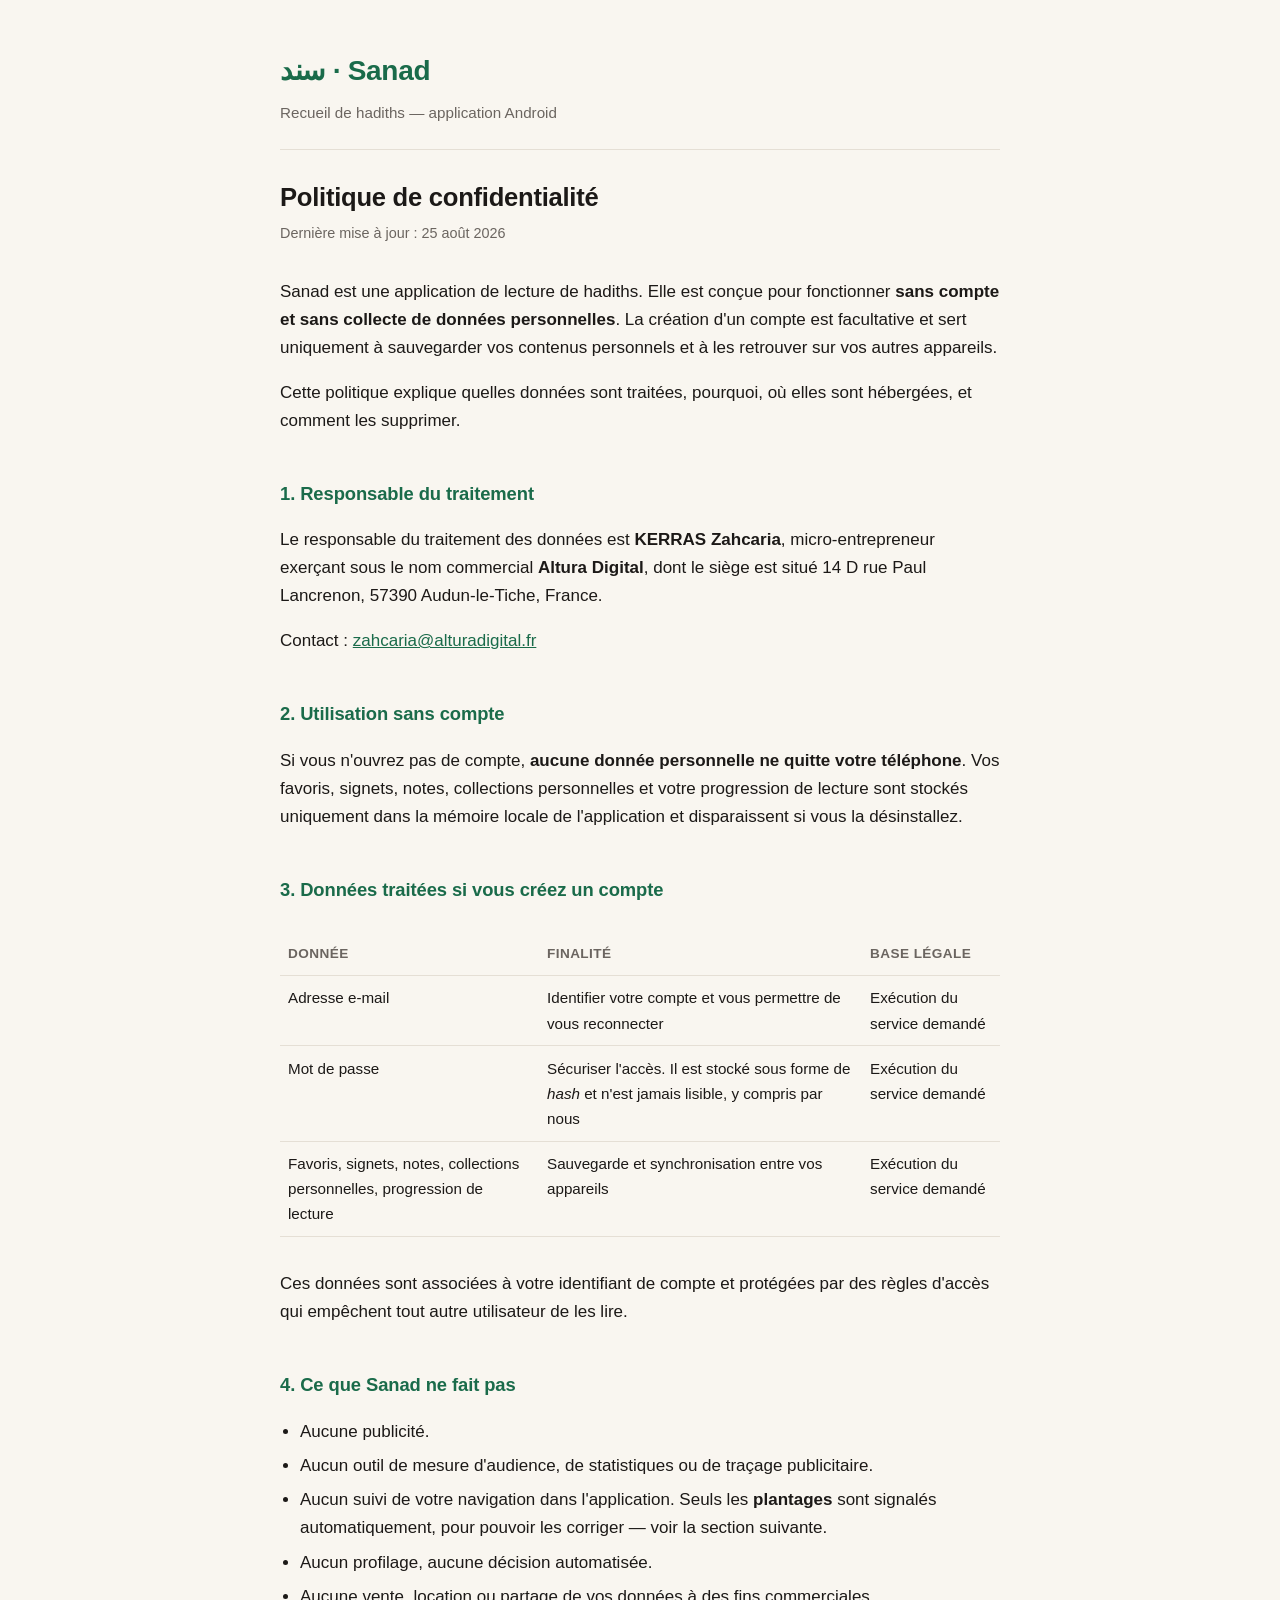
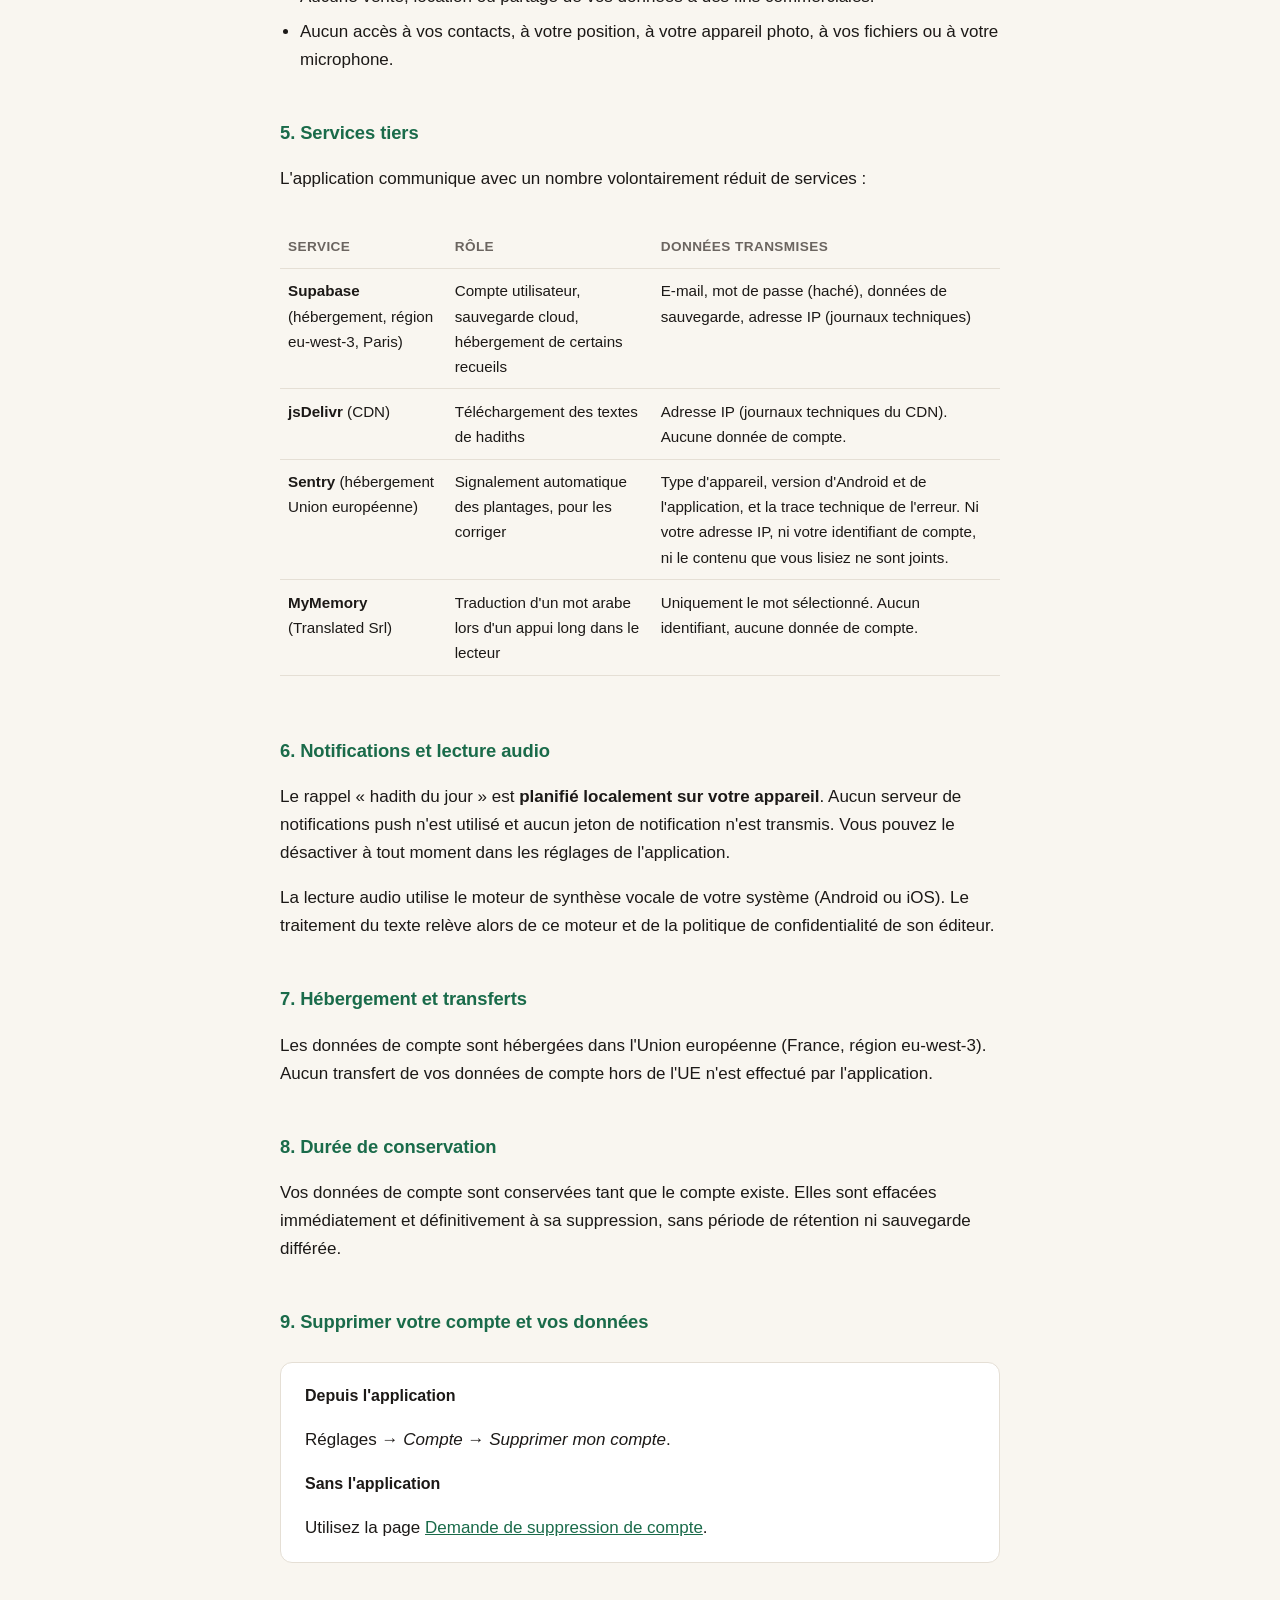
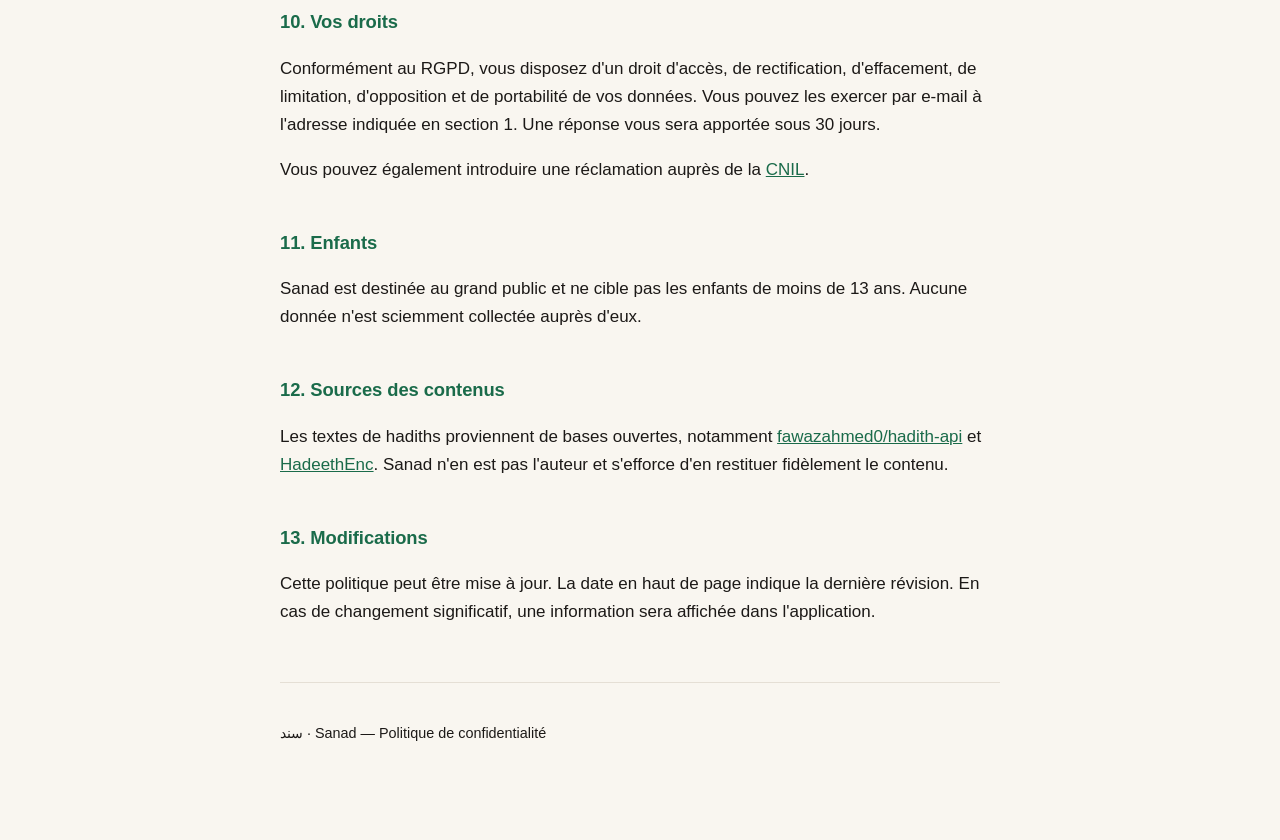
<file: index.html>
<!doctype html>
<html lang="fr">
<head>
<meta charset="utf-8">
<meta name="viewport" content="width=device-width, initial-scale=1">
<title>Politique de confidentialité — Sanad</title>
<link rel="stylesheet" href="style.css">
</head>
<body>
<div class="wrap">

<header>
  <p class="brand">سند · Sanad</p>
  <p class="tagline">Recueil de hadiths — application Android</p>
</header>

<h1>Politique de confidentialité</h1>
<p class="updated">Dernière mise à jour : 25 août 2026</p>

<p>
  Sanad est une application de lecture de hadiths. Elle est conçue pour
  fonctionner <strong>sans compte et sans collecte de données personnelles</strong>.
  La création d'un compte est facultative et sert uniquement à sauvegarder vos
  contenus personnels et à les retrouver sur vos autres appareils.
</p>

<p>
  Cette politique explique quelles données sont traitées, pourquoi, où elles
  sont hébergées, et comment les supprimer.
</p>

<h2>1. Responsable du traitement</h2>
<p>
  Le responsable du traitement des données est <strong>KERRAS Zahcaria</strong>,
  micro-entrepreneur exerçant sous le nom commercial <strong>Altura Digital</strong>,
  dont le siège est situé 14 D rue Paul Lancrenon, 57390 Audun-le-Tiche, France.
</p>
<p>
  Contact : <a href="mailto:zahcaria@alturadigital.fr">zahcaria@alturadigital.fr</a>
</p>

<h2>2. Utilisation sans compte</h2>
<p>
  Si vous n'ouvrez pas de compte, <strong>aucune donnée personnelle ne quitte
  votre téléphone</strong>. Vos favoris, signets, notes, collections
  personnelles et votre progression de lecture sont stockés uniquement dans la
  mémoire locale de l'application et disparaissent si vous la désinstallez.
</p>

<h2>3. Données traitées si vous créez un compte</h2>
<div class="table-scroll">
<table>
  <thead>
    <tr><th>Donnée</th><th>Finalité</th><th>Base légale</th></tr>
  </thead>
  <tbody>
    <tr>
      <td>Adresse e-mail</td>
      <td>Identifier votre compte et vous permettre de vous reconnecter</td>
      <td>Exécution du service demandé</td>
    </tr>
    <tr>
      <td>Mot de passe</td>
      <td>Sécuriser l'accès. Il est stocké sous forme de <em>hash</em> et n'est jamais lisible, y compris par nous</td>
      <td>Exécution du service demandé</td>
    </tr>
    <tr>
      <td>Favoris, signets, notes, collections personnelles, progression de lecture</td>
      <td>Sauvegarde et synchronisation entre vos appareils</td>
      <td>Exécution du service demandé</td>
    </tr>
  </tbody>
</table>
</div>
<p>
  Ces données sont associées à votre identifiant de compte et protégées par des
  règles d'accès qui empêchent tout autre utilisateur de les lire.
</p>

<h2>4. Ce que Sanad ne fait pas</h2>
<ul>
  <li>Aucune publicité.</li>
  <li>Aucun outil de mesure d'audience, de statistiques ou de traçage publicitaire.</li>
  <li>
    Aucun suivi de votre navigation dans l'application. Seuls les
    <strong>plantages</strong> sont signalés automatiquement, pour pouvoir les
    corriger — voir la section suivante.
  </li>
  <li>Aucun profilage, aucune décision automatisée.</li>
  <li>Aucune vente, location ou partage de vos données à des fins commerciales.</li>
  <li>Aucun accès à vos contacts, à votre position, à votre appareil photo, à vos fichiers ou à votre microphone.</li>
</ul>

<h2>5. Services tiers</h2>
<p>L'application communique avec un nombre volontairement réduit de services :</p>
<div class="table-scroll">
<table>
  <thead>
    <tr><th>Service</th><th>Rôle</th><th>Données transmises</th></tr>
  </thead>
  <tbody>
    <tr>
      <td><strong>Supabase</strong> (hébergement, région eu-west-3, Paris)</td>
      <td>Compte utilisateur, sauvegarde cloud, hébergement de certains recueils</td>
      <td>E-mail, mot de passe (haché), données de sauvegarde, adresse IP (journaux techniques)</td>
    </tr>
    <tr>
      <td><strong>jsDelivr</strong> (CDN)</td>
      <td>Téléchargement des textes de hadiths</td>
      <td>Adresse IP (journaux techniques du CDN). Aucune donnée de compte.</td>
    </tr>
    <tr>
      <td><strong>Sentry</strong> (hébergement Union européenne)</td>
      <td>Signalement automatique des plantages, pour les corriger</td>
      <td>
        Type d'appareil, version d'Android et de l'application, et la trace
        technique de l'erreur. Ni votre adresse IP, ni votre identifiant de
        compte, ni le contenu que vous lisiez ne sont joints.
      </td>
    </tr>
    <tr>
      <td><strong>MyMemory</strong> (Translated Srl)</td>
      <td>Traduction d'un mot arabe lors d'un appui long dans le lecteur</td>
      <td>Uniquement le mot sélectionné. Aucun identifiant, aucune donnée de compte.</td>
    </tr>
  </tbody>
</table>
</div>

<h2>6. Notifications et lecture audio</h2>
<p>
  Le rappel « hadith du jour » est <strong>planifié localement sur votre
  appareil</strong>. Aucun serveur de notifications push n'est utilisé et aucun
  jeton de notification n'est transmis. Vous pouvez le désactiver à tout moment
  dans les réglages de l'application.
</p>
<p>
  La lecture audio utilise le moteur de synthèse vocale de votre système
  (Android ou iOS). Le traitement du texte relève alors de ce moteur et de la
  politique de confidentialité de son éditeur.
</p>

<h2>7. Hébergement et transferts</h2>
<p>
  Les données de compte sont hébergées dans l'Union européenne (France, région
  eu-west-3). Aucun transfert de vos données de compte hors de l'UE n'est
  effectué par l'application.
</p>

<h2>8. Durée de conservation</h2>
<p>
  Vos données de compte sont conservées tant que le compte existe. Elles sont
  effacées immédiatement et définitivement à sa suppression, sans période de
  rétention ni sauvegarde différée.
</p>

<h2>9. Supprimer votre compte et vos données</h2>
<div class="card">
  <h3>Depuis l'application</h3>
  <p>Réglages → <em>Compte</em> → <em>Supprimer mon compte</em>.</p>
  <h3>Sans l'application</h3>
  <p style="margin-bottom:0">
    Utilisez la page
    <a href="suppression-compte.html">Demande de suppression de compte</a>.
  </p>
</div>

<h2>10. Vos droits</h2>
<p>
  Conformément au RGPD, vous disposez d'un droit d'accès, de rectification,
  d'effacement, de limitation, d'opposition et de portabilité de vos données.
  Vous pouvez les exercer par e-mail à l'adresse indiquée en section 1. Une
  réponse vous sera apportée sous 30 jours.
</p>
<p>
  Vous pouvez également introduire une réclamation auprès de la
  <a href="https://www.cnil.fr" rel="noopener">CNIL</a>.
</p>

<h2>11. Enfants</h2>
<p>
  Sanad est destinée au grand public et ne cible pas les enfants de moins de
  13 ans. Aucune donnée n'est sciemment collectée auprès d'eux.
</p>

<h2>12. Sources des contenus</h2>
<p>
  Les textes de hadiths proviennent de bases ouvertes, notamment
  <a href="https://github.com/fawazahmed0/hadith-api" rel="noopener">fawazahmed0/hadith-api</a>
  et <a href="https://hadeethenc.com" rel="noopener">HadeethEnc</a>. Sanad n'en
  est pas l'auteur et s'efforce d'en restituer fidèlement le contenu.
</p>

<h2>13. Modifications</h2>
<p>
  Cette politique peut être mise à jour. La date en haut de page indique la
  dernière révision. En cas de changement significatif, une information sera
  affichée dans l'application.
</p>

<footer>
  <p>سند · Sanad — Politique de confidentialité</p>
</footer>

</div>
</body>
</html>
</file>
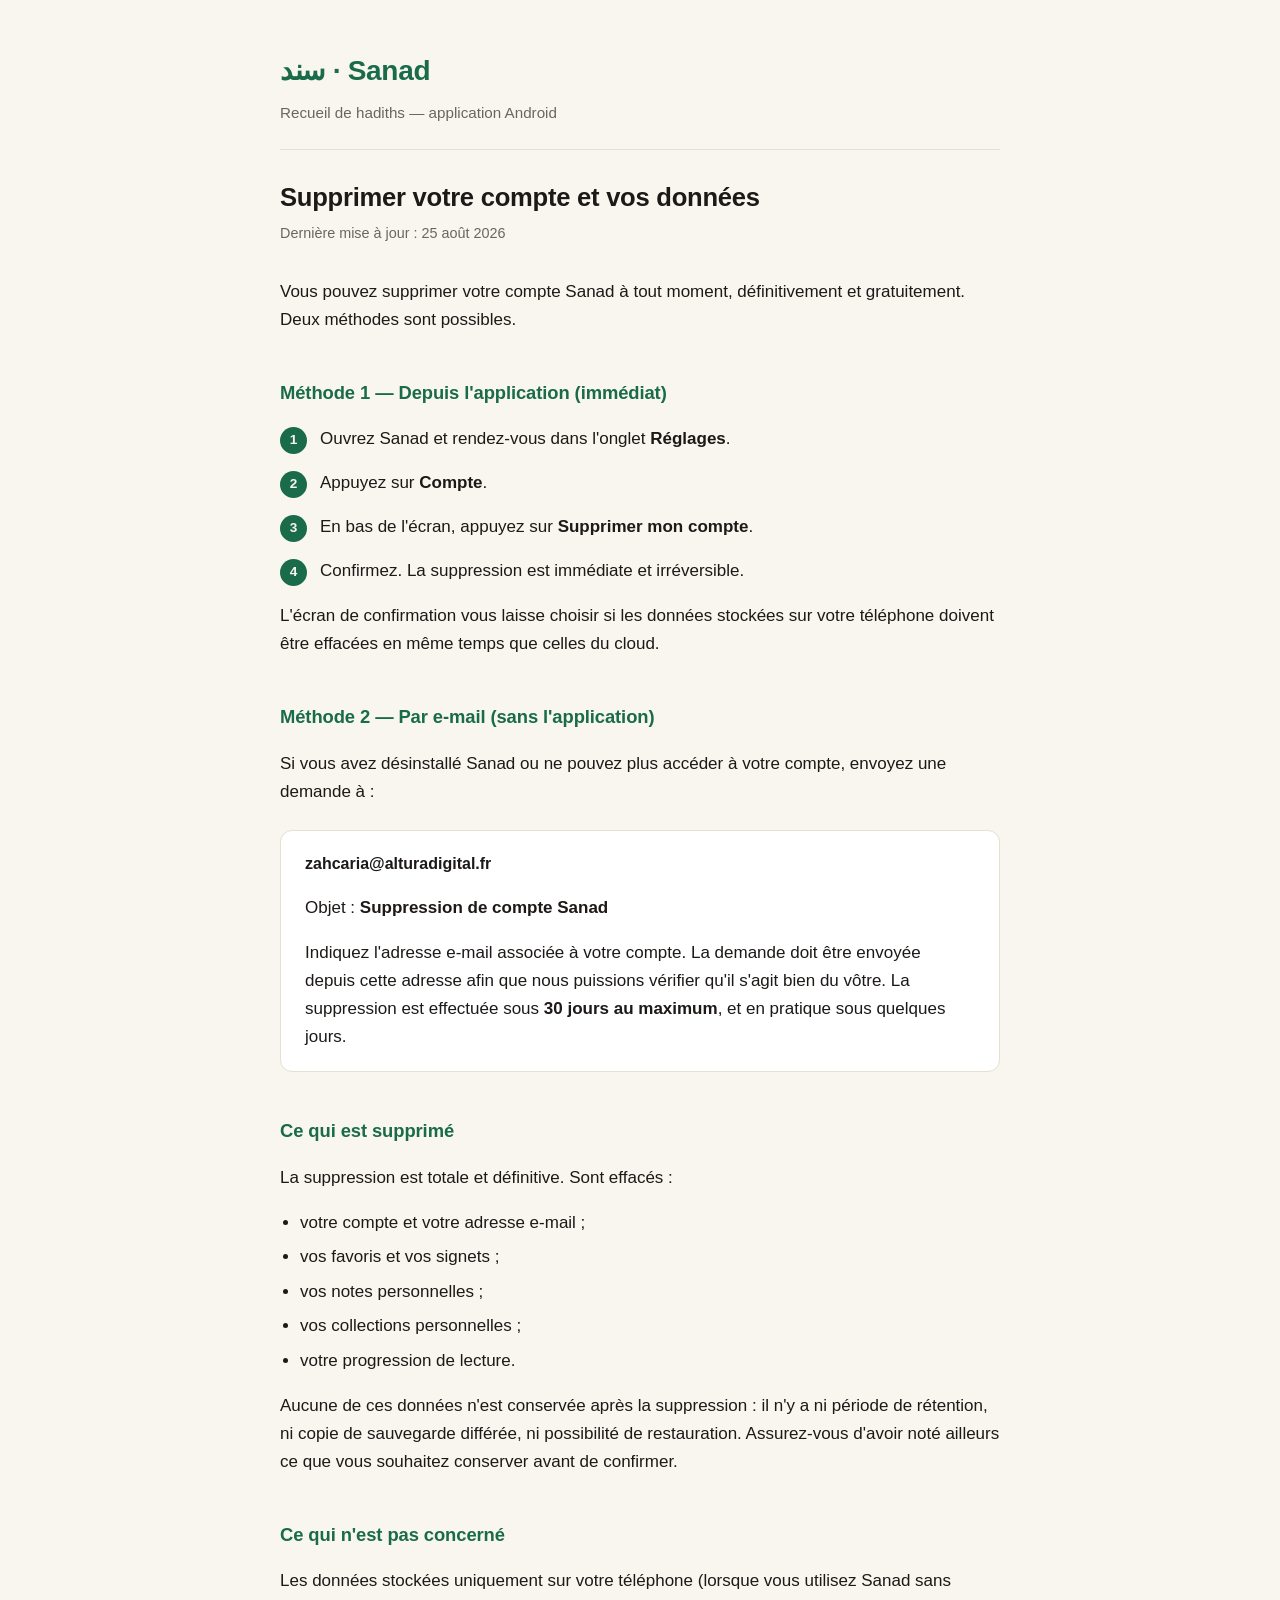
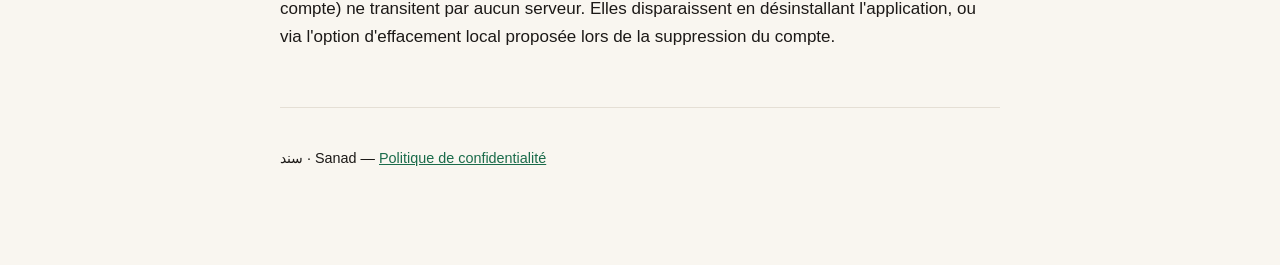
<file: suppression-compte.html>
<!doctype html>
<html lang="fr">
<head>
<meta charset="utf-8">
<meta name="viewport" content="width=device-width, initial-scale=1">
<title>Supprimer votre compte — Sanad</title>
<link rel="stylesheet" href="style.css">
</head>
<body>
<div class="wrap">

<header>
  <p class="brand">سند · Sanad</p>
  <p class="tagline">Recueil de hadiths — application Android</p>
</header>

<h1>Supprimer votre compte et vos données</h1>
<p class="updated">Dernière mise à jour : 25 août 2026</p>

<p>
  Vous pouvez supprimer votre compte Sanad à tout moment, définitivement et
  gratuitement. Deux méthodes sont possibles.
</p>

<h2>Méthode 1 — Depuis l'application (immédiat)</h2>
<ol class="steps">
  <li>Ouvrez Sanad et rendez-vous dans l'onglet <strong>Réglages</strong>.</li>
  <li>Appuyez sur <strong>Compte</strong>.</li>
  <li>En bas de l'écran, appuyez sur <strong>Supprimer mon compte</strong>.</li>
  <li>Confirmez. La suppression est immédiate et irréversible.</li>
</ol>
<p>
  L'écran de confirmation vous laisse choisir si les données stockées sur votre
  téléphone doivent être effacées en même temps que celles du cloud.
</p>

<h2>Méthode 2 — Par e-mail (sans l'application)</h2>
<p>
  Si vous avez désinstallé Sanad ou ne pouvez plus accéder à votre compte,
  envoyez une demande à :
</p>
<div class="card">
  <h3>zahcaria@alturadigital.fr</h3>
  <p>Objet : <strong>Suppression de compte Sanad</strong></p>
  <p style="margin-bottom:0">
    Indiquez l'adresse e-mail associée à votre compte. La demande doit être
    envoyée depuis cette adresse afin que nous puissions vérifier qu'il s'agit
    bien du vôtre. La suppression est effectuée sous <strong>30 jours au
    maximum</strong>, et en pratique sous quelques jours.
  </p>
</div>

<h2>Ce qui est supprimé</h2>
<p>La suppression est totale et définitive. Sont effacés :</p>
<ul>
  <li>votre compte et votre adresse e-mail ;</li>
  <li>vos favoris et vos signets ;</li>
  <li>vos notes personnelles ;</li>
  <li>vos collections personnelles ;</li>
  <li>votre progression de lecture.</li>
</ul>
<p>
  Aucune de ces données n'est conservée après la suppression : il n'y a ni
  période de rétention, ni copie de sauvegarde différée, ni possibilité de
  restauration. Assurez-vous d'avoir noté ailleurs ce que vous souhaitez
  conserver avant de confirmer.
</p>

<h2>Ce qui n'est pas concerné</h2>
<p>
  Les données stockées uniquement sur votre téléphone (lorsque vous utilisez
  Sanad sans compte) ne transitent par aucun serveur. Elles disparaissent en
  désinstallant l'application, ou via l'option d'effacement local proposée lors
  de la suppression du compte.
</p>

<footer>
  <p>
    سند · Sanad —
    <a href="index.html">Politique de confidentialité</a>
  </p>
</footer>

</div>
</body>
</html>
</file>
<file: style.css>
:root {
  --bg:      #F9F6F0;
  --surface: #FFFFFF;
  --text:    #1C1917;
  --muted:   #6B6560;
  --accent:  #0C3A29;
  --accent2: #1A6B4A;
  --border:  #E5DFD5;
  --danger:  #9B2226;
}
@media (prefers-color-scheme: dark) {
  :root {
    --bg:      #14110E;
    --surface: #1D1A16;
    --text:    #F2EDE5;
    --muted:   #A39C93;
    --accent:  #8FD6B4;
    --accent2: #6FC59B;
    --border:  #2E2922;
    --danger:  #E88A8D;
  }
}
* { box-sizing: border-box; }
body {
  margin: 0;
  padding: 0 1.25rem 5rem;
  background: var(--bg);
  color: var(--text);
  font-family: -apple-system, BlinkMacSystemFont, "Segoe UI", Roboto, Helvetica, Arial, sans-serif;
  font-size: 17px;
  line-height: 1.65;
  -webkit-text-size-adjust: 100%;
}
.wrap { max-width: 45rem; margin: 0 auto; }
header {
  padding: 3rem 0 1.5rem;
  border-bottom: 1px solid var(--border);
  margin-bottom: 2rem;
}
.brand {
  font-size: 1.75rem;
  font-weight: 700;
  color: var(--accent2);
  letter-spacing: -0.01em;
  margin: 0 0 .35rem;
}
.tagline { color: var(--muted); font-size: .95rem; margin: 0; }
h1 { font-size: 1.6rem; line-height: 1.25; margin: 0 0 .5rem; letter-spacing: -0.01em; }
h2 {
  font-size: 1.15rem;
  margin: 2.5rem 0 .75rem;
  padding-top: .25rem;
  color: var(--accent2);
  letter-spacing: -0.005em;
}
h3 { font-size: 1rem; margin: 1.5rem 0 .4rem; }
p, li { color: var(--text); }
ul { padding-left: 1.25rem; }
li { margin: .4rem 0; }
a { color: var(--accent2); }
.updated { color: var(--muted); font-size: .9rem; margin: 0 0 2rem; }
.card {
  background: var(--surface);
  border: 1px solid var(--border);
  border-radius: 12px;
  padding: 1.25rem 1.5rem;
  margin: 1.5rem 0;
}
.card.warn { border-color: var(--danger); }
.card h3 { margin-top: 0; }
table { width: 100%; border-collapse: collapse; margin: 1rem 0; font-size: .95rem; }
th, td { text-align: left; padding: .6rem .5rem; border-bottom: 1px solid var(--border); vertical-align: top; }
th { color: var(--muted); font-weight: 600; font-size: .85rem; text-transform: uppercase; letter-spacing: .03em; }
.table-scroll { overflow-x: auto; }
footer {
  margin-top: 3.5rem;
  padding-top: 1.5rem;
  border-top: 1px solid var(--border);
  color: var(--muted);
  font-size: .9rem;
}
.steps { counter-reset: step; list-style: none; padding: 0; }
.steps li {
  counter-increment: step;
  position: relative;
  padding-left: 2.5rem;
  margin: 1rem 0;
}
.steps li::before {
  content: counter(step);
  position: absolute; left: 0; top: .1rem;
  width: 1.7rem; height: 1.7rem;
  border-radius: 50%;
  background: var(--accent2); color: var(--bg);
  display: flex; align-items: center; justify-content: center;
  font-size: .85rem; font-weight: 700;
}
</file>
